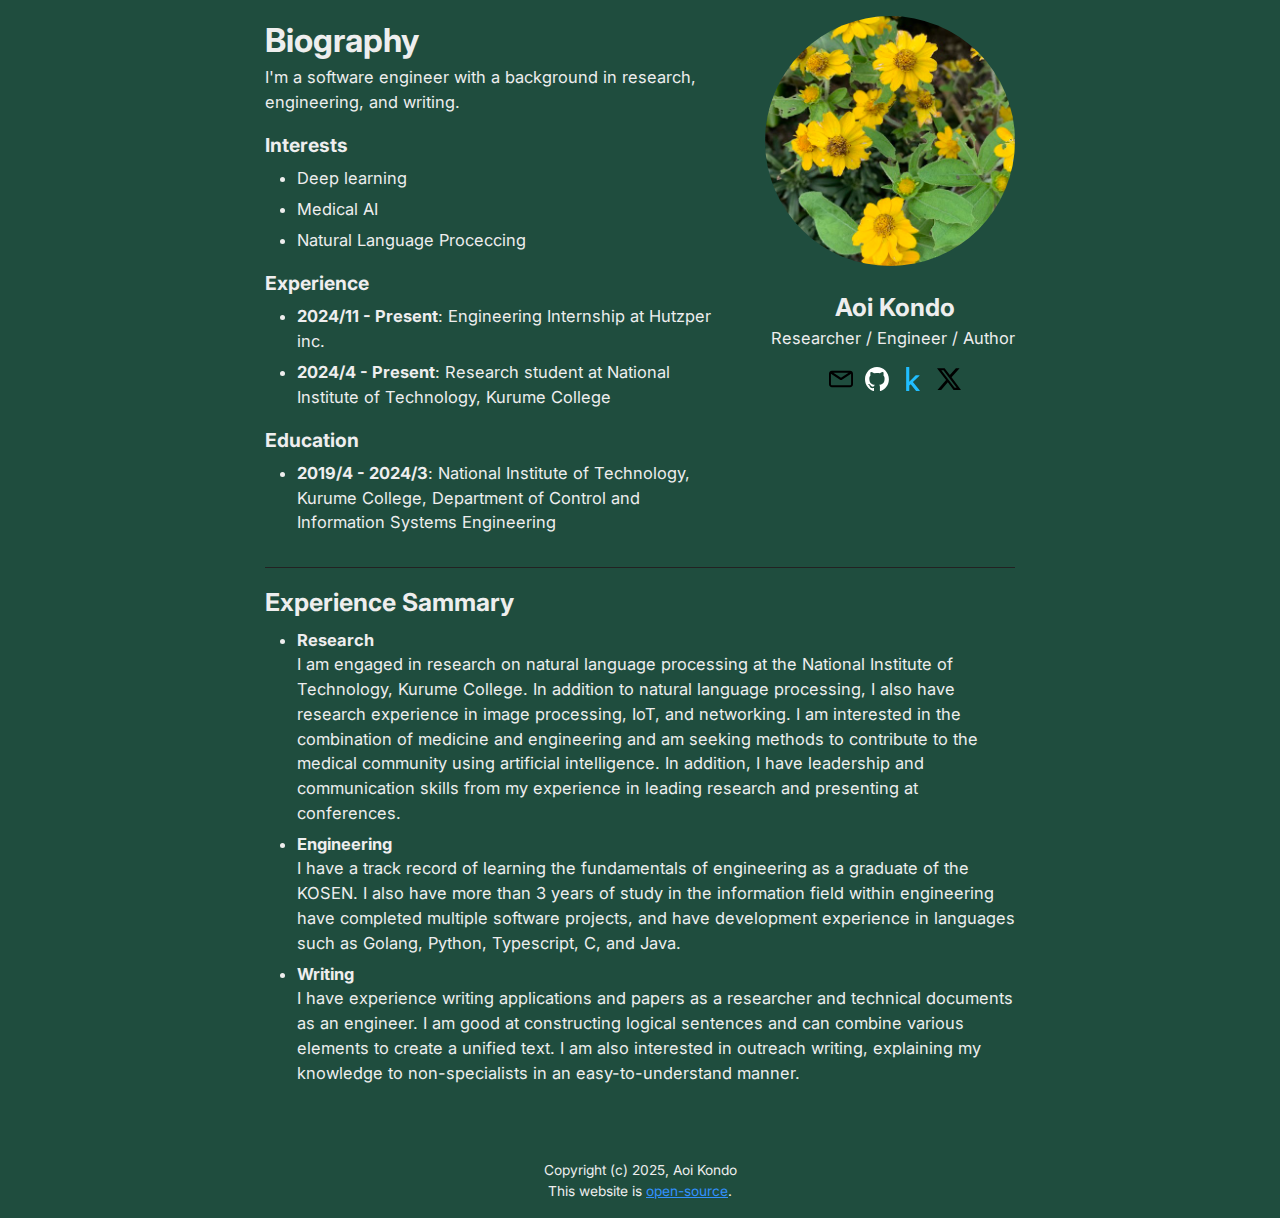
<file: index.html>
<!DOCTYPE html>
<html lang="en">
<head>
  <meta charset="UTF-8">
  <meta name="viewport" content="width=device-width, initial-scale=1, minimum-scale=1, maximum-scale=1, user-scalable=no">
  <title>Aoi Kondo / admidori</title>
  <meta name="description" content="Aoi Kondo / admidori">
  <link rel="stylesheet" href="index.css">
  <link rel="preconnect" href="https://fonts.googleapis.com">
  <link rel="preconnect" href="https://fonts.gstatic.com" crossorigin>
  <link href="https://fonts.googleapis.com/css2?family=Inter:wght@400;700&display=swap" rel="stylesheet">

  <meta property="og:title" content="Aoi Kondo / admidori">
  <meta property="og:description" content="Portfolio website">
  <meta property="og:type" content="website">
  <meta property="og:url" content="https://admidori.net">
  <meta property="og:image" content="https://admidori.net/img/icon.JPG">
  <meta property="og:site_name" content="Aoi Kondo / admidori">
  <meta name="twitter:card" content="summary">
  <meta name="twitter:site" content="hellorusk">
</head>

<body>
<div>
  <div class="profile_rightside">
    <div class="icon_box">
      <picture style="margin-top: 5%;">
        <source srcset="img/icon.JPG" type="image/webp">
        <img src="img/icon.JPG" alt="icon" class="icon">
      </picture>
    </div>
    <div class="name">
      <h2>Aoi Kondo</h2>
    </div>
    <div class="about_me">
      <p> Researcher / Engineer / Author</p>
    </div>
    <div class="links">
      <a href="mailto:agotadmidori@gmail.com" target="_blank"><img height="24" width="24" src="img/email-svgrepo-com.svg" alt="E-mail" /></a>
      <a href="https://github.com/admidori" target="_blank"><img height="24" width="24" src="img/github-mark-white.svg" alt="github" /></a>
      <a href="https://www.kaggle.com/admidori" target="_blank"><img height="24" width="24" src="img/kaggle-icon.svg" alt="kaggle" /></a>
      <a href="https://twitter.com/admidori" target="_blank"><img height="24" width="24" src="img/twitter-x.svg" alt="twitter" /></a>
    </div>
  </div>
  <div class="profile_leftside">
    <h1>Biography</h1>
    <p>I'm a software engineer with a background in research, engineering, and writing.</p>
    <h3>Interests</h3>
    <ul>
      <li>Deep learning</li>
      <li>Medical AI</li>
      <li>Natural Language Proceccing</li>
    </ul>
    <h3>Experience</h3>
    <ul>
      <li><strong>2024/11 - Present</strong>: Engineering Internship at Hutzper inc.</li>
      <li><strong>2024/4 - Present</strong>: Research student at National Institute of Technology, Kurume College</li>
    </ul>
    <h3>Education</h3>
    <ul>
      <li><strong>2019/4 - 2024/3</strong>: National Institute of Technology, Kurume College, Department of Control and Information Systems Engineering</li>
    </ul>
  </div>
</div>

  <hr>
  
  <h2>Experience Sammary</h2>
  <ul>
    <li>
      <strong>Research</strong> <br>
      I am engaged in research on natural language processing at the National Institute of Technology, Kurume College. 
      In addition to natural language processing, I also have research experience in image processing, IoT, and networking. 
      I am interested in the combination of medicine and engineering and am seeking methods to contribute to the medical community using artificial intelligence. 
      In addition, I have leadership and communication skills from my experience in leading research and presenting at conferences.
    </li>
    <li>
      <strong>Engineering</strong> <br>
    I have a track record of learning the fundamentals of engineering as a graduate of the KOSEN.
    I also have more than 3 years of study in the information field within engineering have completed multiple software projects, and have development experience in languages such as Golang, Python, Typescript, C, and Java.
    </li>
    <li>
      <strong>Writing</strong> <br>
    I have experience writing applications and papers as a researcher and technical documents as an engineer.
    I am good at constructing logical sentences and can combine various elements to create a unified text.
    I am also interested in outreach writing, explaining my knowledge to non-specialists in an easy-to-understand manner.
    </li>
  </ul>

  <div style="display: flex; justify-content: center; margin-top: 10%;">
    <small>Copyright (c) 2025, Aoi Kondo</small>
  </div>
  <div style="display: flex; justify-content: center;">
    <small>This website is <a href="https://github.com/admidori/admidori.net" target="_blank">open-source</a>.</small>
  </div>
</body>
</html>
</file>
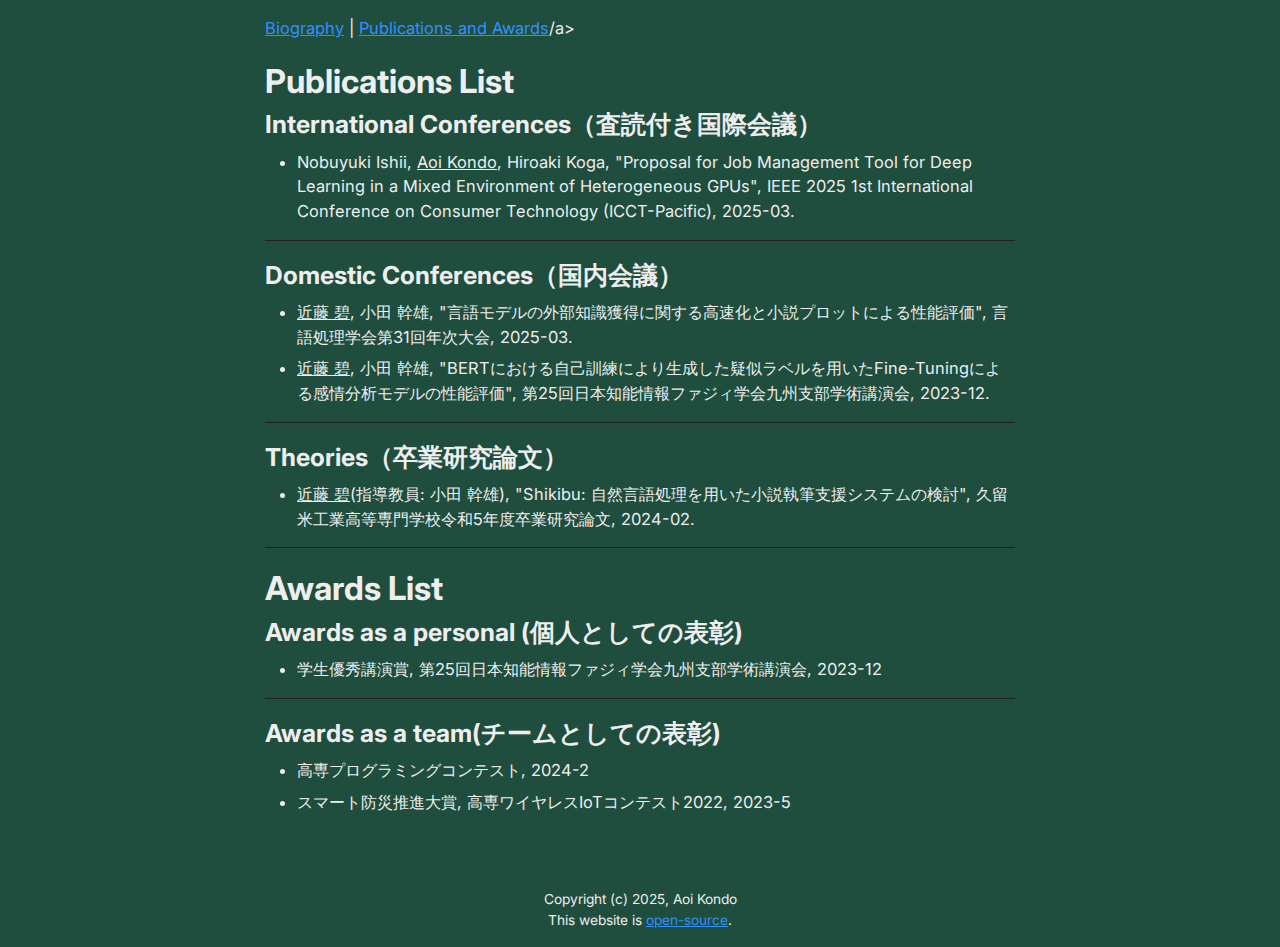
<file: publications.html>
<!DOCTYPE html>
<html lang="en">
<head>
  <meta charset="UTF-8">
  <meta name="viewport" content="width=device-width, initial-scale=1, minimum-scale=1, maximum-scale=1, user-scalable=no">
  <title>Aoi Kondo / admidori</title>
  <meta name="description" content="Aoi Kondo / admidori">
  <link rel="stylesheet" href="index.css">
  <link rel="preconnect" href="https://fonts.googleapis.com">
  <link rel="preconnect" href="https://fonts.gstatic.com" crossorigin>
  <link href="https://fonts.googleapis.com/css2?family=Inter:wght@400;700&display=swap" rel="stylesheet">

  <meta property="og:title" content="Aoi Kondo / admidori">
  <meta property="og:description" content="Portfolio website">
  <meta property="og:type" content="website">
  <meta property="og:url" content="https://admidori.net">
  <meta property="og:image" content="https://admidori.net/img/icon.JPG">
  <meta property="og:site_name" content="Aoi Kondo / admidori">
  <meta name="twitter:card" content="summary">
  <meta name="twitter:site" content="hellorusk">
  <p><a href="index.html">Biography</a> | <a href="publications.html">Publications and Awards</a>/a></p>
</head>

<body>
    <div>

        <h1>Publications List</h1>
        <h2>International Conferences（査読付き国際会議）</h2>
        <ul>
            <li>Nobuyuki Ishii, <u>Aoi Kondo</u>, Hiroaki Koga, "Proposal for Job Management Tool for Deep Learning in a Mixed Environment of Heterogeneous GPUs", IEEE 2025 1st International Conference on Consumer Technology (ICCT-Pacific), 2025-03.</li>
        </ul>
        <hr>
        <h2>Domestic Conferences（国内会議）</h2>
        <ul>
            <li><u>近藤 碧</u>, 小田 幹雄, "言語モデルの外部知識獲得に関する高速化と小説プロットによる性能評価", 言語処理学会第31回年次大会, 2025-03.</li>
            <li><u>近藤 碧</u>, 小田 幹雄, "BERTにおける自己訓練により生成した疑似ラベルを用いたFine-Tuningによる感情分析モデルの性能評価", 第25回日本知能情報ファジィ学会九州支部学術講演会, 2023-12.</li>
        </ul>
        <hr>
        <h2>Theories（卒業研究論文）</h2>
        <ul>
            <li><u>近藤 碧</u>(指導教員: 小田 幹雄), "Shikibu: 自然言語処理を用いた小説執筆支援システムの検討", 久留米工業高等専門学校令和5年度卒業研究論文, 2024-02.</li>
        </ul>
        <hr>
        <h1>Awards List</h1>
        <h2>Awards as a personal (個人としての表彰)</h2>
        <ul>
            <li>学生優秀講演賞, 第25回日本知能情報ファジィ学会九州支部学術講演会, 2023-12</li>
        </ul>
        <hr>
        <h2>Awards as a team(チームとしての表彰)</h2>
        <ul>
            <li>高専プログラミングコンテスト, 2024-2</li>
            <li>スマート防災推進大賞, 高専ワイヤレスIoTコンテスト2022, 2023-5</li>
        </ul>
    </div>
</body>

<div style="display: flex; justify-content: center; margin-top: 10%;">
<small>Copyright (c) 2025, Aoi Kondo</small>
</div>
<div style="display: flex; justify-content: center;">
<small>This website is <a href="https://github.com/admidori/admidori.net" target="_blank">open-source</a>.</small>
</div>
</file>
<file: index.css>
:root{
    --nc-font-sans:'Inter',-apple-system,BlinkMacSystemFont,'Segoe UI',Roboto,Oxygen,Ubuntu,Cantarell,'Open Sans','Helvetica Neue',sans-serif,"Apple Color Emoji","Segoe UI Emoji","Segoe UI Symbol";
    --nc-tx-1:#ffffff;
    --nc-tx-2:#eeeeee;
    --nc-bg-1:#000000;
    --nc-bg-2:rgba(1, 53, 36, 0.884);
    --nc-bg-3:#222222;
    --nc-lk-1:#3291FF;
    --nc-lk-2:#0070F3;
    --nc-lk-tx:#FFFFFF;
    --nc-ac-1:#7928CA;
    --nc-ac-tx:#FFFFFF
}
*{
    margin:0;
    padding:0
}
img,p,ul{
    margin-bottom:1rem
}
html{
    font-family:var(--nc-font-sans)
}
body{
    margin:0 auto;
    max-width:750px;
    padding:1rem;
    border-radius:6px;
    overflow-x:hidden;
    word-break:break-word;
    overflow-wrap:break-word;
    background:var(--nc-bg-2);
    color:var(--nc-tx-2);
    font-size:1.03rem;
    line-height:1.5
}
a{
    color:var(--nc-lk-1)
}
hr{
    border:0;
    border-bottom:1px solid var(--nc-bg-3);
    margin:1rem auto
}
ul{
    padding-left:2rem
}
li{
    margin-top:.4rem
}
img{
    max-width:100%
}

.profile_leftside{
    display:inline-block;
    width:60%;
}
.profile_rightside{
    display:inline-block;
    width:40%;
    float:right;
    text-align:right;
}
.icon{
    border-radius: 50%;
    width: 250px;
    height: 250px;
}
.links{
    display: flex;
    justify-content: center;
    gap: 0px 12px;
    padding-left: 60px;
}
.name{
    display: flex;
    justify-content: center;
    padding-left: 60px;
}

@media screen and (max-width: 480px){
    .profile_leftside{
        display: block;
        width: 100%;
    }
    .profile_rightside{
        display: block;
        width: 100%;
    }
    .icon{
        border-radius: 50%;
        width: 200px;
        height: 200px;
    }
    .icon_box{
        display: flex;
        justify-content: center;
        gap: 0px 12px;
    }
    .links{
        display: flex;
        justify-content: center;
        gap: 0px 12px;
        padding-right: 60px;
    }
    .name{
        display: flex;
        justify-content: center;
        gap: 0px 12px;
        padding-right: 60px;
    }
    .about_me{
        display: flex;
        justify-content: center;
        gap: 0px 12px;
    }
}
</file>
